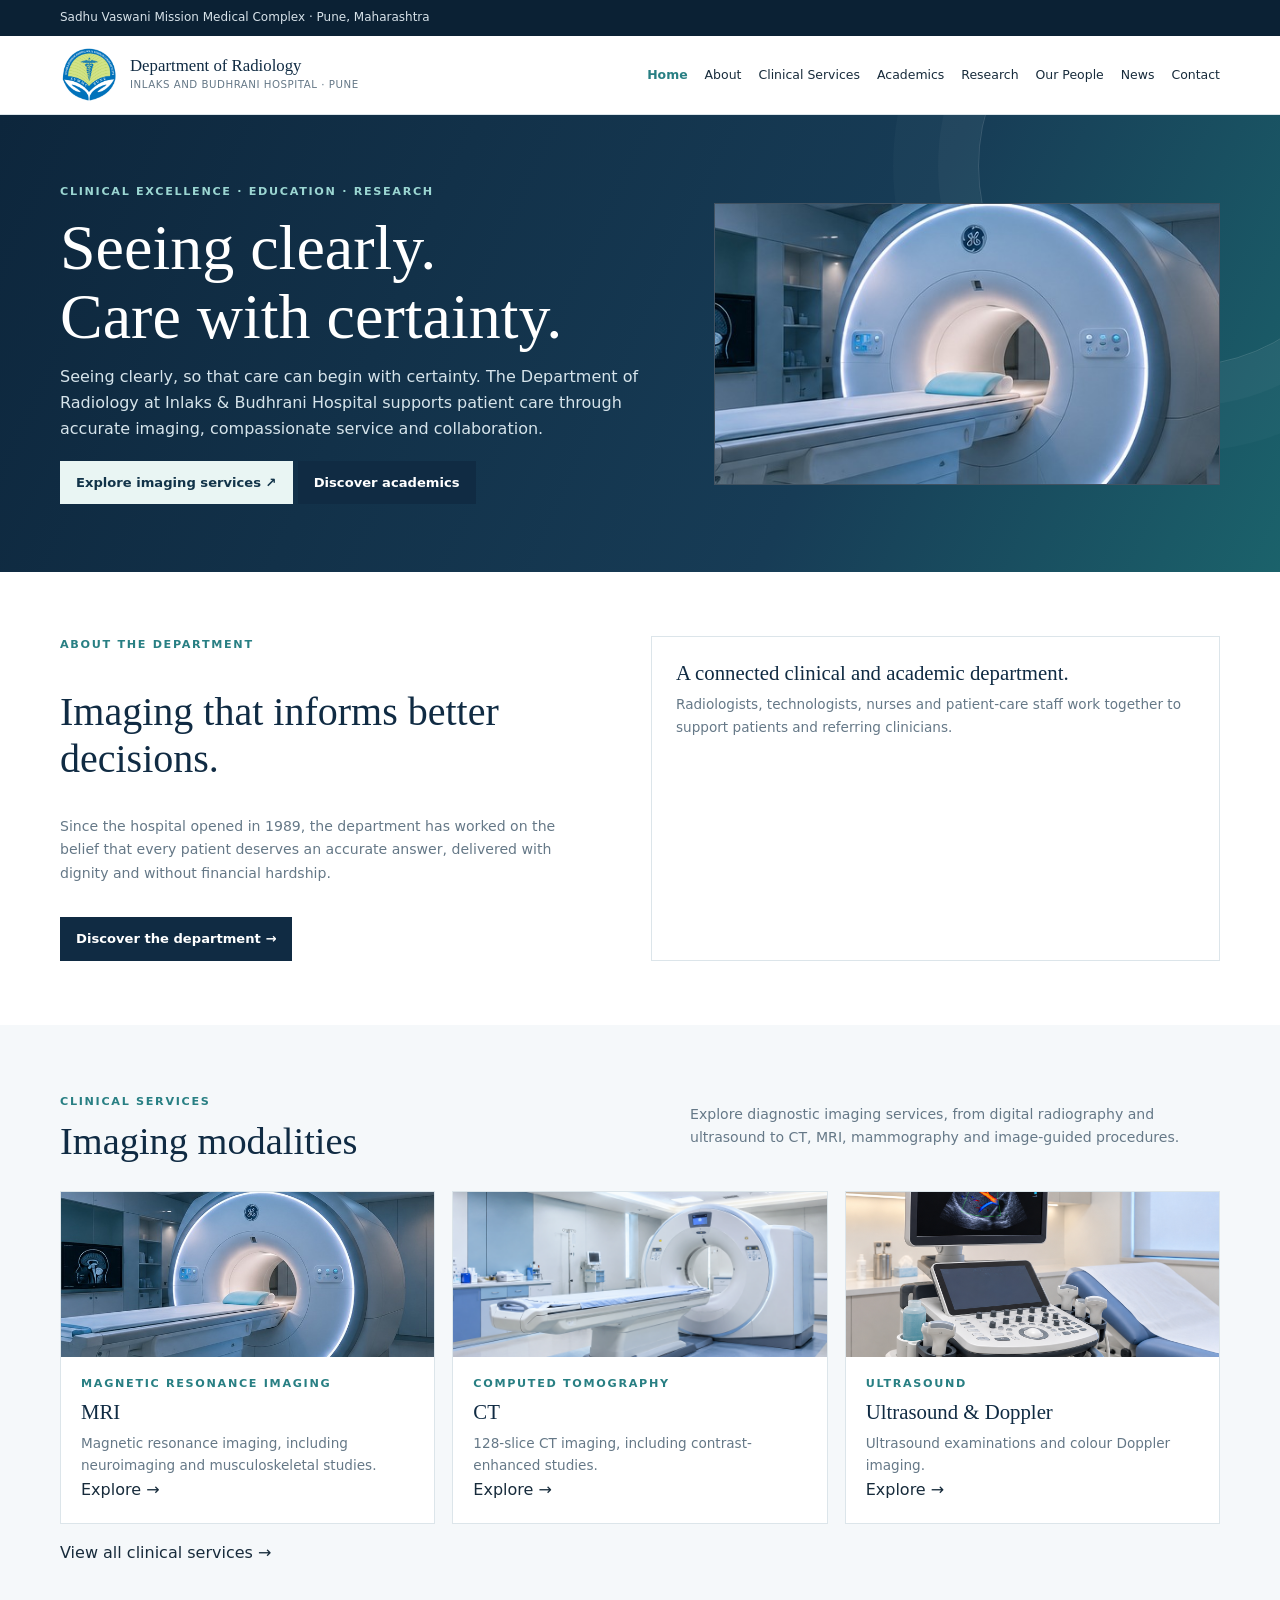
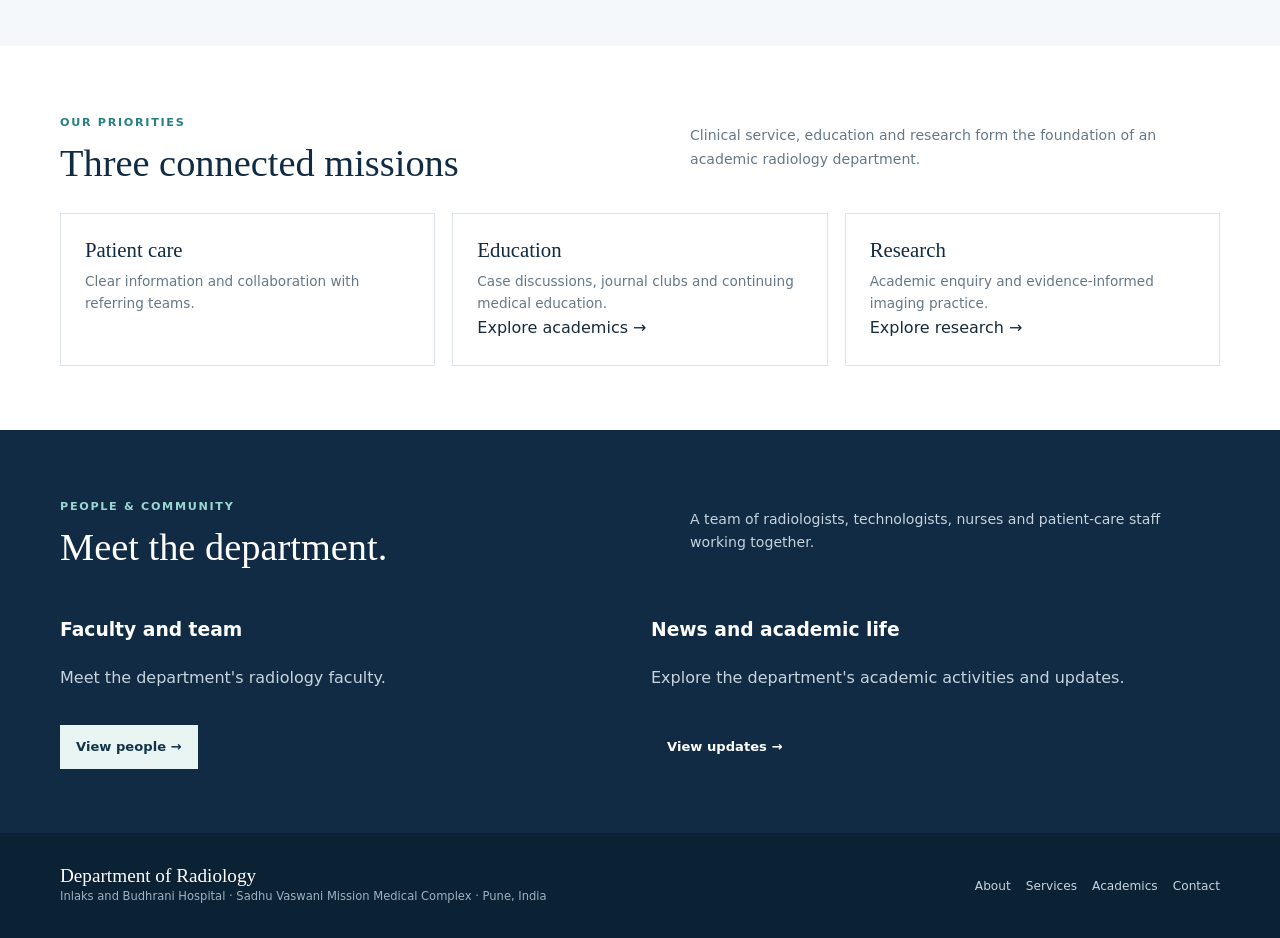
<file: index.html>
<!doctype html><html lang="en"><head><meta charset="utf-8"><meta name="viewport" content="width=device-width,initial-scale=1"><meta name="theme-color" content="#102b43"><meta name="description" content="Department of Radiology, Inlaks and Budhrani Hospital, Pune."><title>Home | Department of Radiology</title><link rel="stylesheet" href="assets/css/site.css"></head><body><div class="top"><div class="wrap">Sadhu Vaswani Mission Medical Complex · Pune, Maharashtra</div></div>
<header class="head"><div class="wrap navrow"><a class="brand" href="index.html"><img class="brand-logo" src="assets/images/hospital-logo.png" alt="Inlaks and Budhrani Hospital logo"><span><strong>Department of Radiology</strong><small>Inlaks and Budhrani Hospital · Pune</small></span></a><button class="menu" aria-expanded="false">Menu ☰</button><nav class="nav"><a class="active" href="index.html">Home</a><a class="" href="about.html">About</a><a class="" href="services.html">Clinical Services</a><a class="" href="academics.html">Academics</a><a class="" href="research.html">Research</a><a class="" href="faculty.html">Our People</a><a class="" href="news.html">News</a><a class="" href="contact.html">Contact</a></nav></div></header><main>
<section class="hero"><div class="wrap homehero"><div><div class="eyebrow">Clinical excellence · Education · Research</div><h1>Seeing clearly.<br>Care with certainty.</h1><p>Seeing clearly, so that care can begin with certainty. The Department of Radiology at Inlaks & Budhrani Hospital supports patient care through accurate imaging, compassionate service and collaboration.</p><a class="btn light" href="services.html">Explore imaging services ↗</a> <a class="btn" href="academics.html">Discover academics</a></div><div class="hero-imaging"><img src="assets/images/mri-suite.jpg" alt="MRI scanner in a radiology suite"></div></div></section>
<section><div class="wrap grid2"><div><div class="eyebrow">About the department</div><h2 style="font:2.5rem var(--serif);color:var(--navy)">Imaging that informs better decisions.</h2><p class="muted">Since the hospital opened in 1989, the department has worked on the belief that every patient deserves an accurate answer, delivered with dignity and without financial hardship.</p><a class="btn" href="about.html">Discover the department →</a></div><div class="panel"><h3>A connected clinical and academic department.</h3><p>Radiologists, technologists, nurses and patient-care staff work together to support patients and referring clinicians.</p></div></div></section>
<section class="soft"><div class="wrap"><div class="sectionhead"><div><div class="eyebrow">Clinical services</div><h2>Imaging modalities</h2></div><p>Explore diagnostic imaging services, from digital radiography and ultrasound to CT, MRI, mammography and image-guided procedures.</p></div><div class="grid3">
<article class="card image-card"><img src="assets/images/mri-suite.jpg" alt="MRI scanner in a radiology suite"><div class="eyebrow">Magnetic resonance imaging</div><h3>MRI</h3><p>Magnetic resonance imaging, including neuroimaging and musculoskeletal studies.</p><a href="services.html#mri">Explore →</a></article>
<article class="card image-card"><img src="assets/images/ct-suite.png" alt="CT scanner in a radiology suite"><div class="eyebrow">Computed tomography</div><h3>CT</h3><p>128-slice CT imaging, including contrast-enhanced studies.</p><a href="services.html#ct">Explore →</a></article>
<article class="card image-card"><img src="assets/images/ultrasound-suite.png" alt="Ultrasound machine with colour Doppler imaging"><div class="eyebrow">Ultrasound</div><h3>Ultrasound & Doppler</h3><p>Ultrasound examinations and colour Doppler imaging.</p><a href="services.html#ultrasound">Explore →</a></article>
</div><p><a href="services.html">View all clinical services →</a></p></div></section>
<section><div class="wrap"><div class="sectionhead"><div><div class="eyebrow">Our priorities</div><h2>Three connected missions</h2></div><p>Clinical service, education and research form the foundation of an academic radiology department.</p></div><div class="grid3"><article class="card"><h3>Patient care</h3><p>Clear information and collaboration with referring teams.</p></article><article class="card"><h3>Education</h3><p>Case discussions, journal clubs and continuing medical education.</p><a href="academics.html">Explore academics →</a></article><article class="card"><h3>Research</h3><p>Academic enquiry and evidence-informed imaging practice.</p><a href="research.html">Explore research →</a></article></div></div></section>
<section class="dark"><div class="wrap"><div class="sectionhead"><div><div class="eyebrow">People & community</div><h2>Meet the department.</h2></div><p>A team of radiologists, technologists, nurses and patient-care staff working together.</p></div><div class="grid2"><div><h3>Faculty and team</h3><p>Meet the department's radiology faculty.</p><a class="btn light" href="faculty.html">View people →</a></div><div><h3>News and academic life</h3><p>Explore the department's academic activities and updates.</p><a class="btn" href="news.html">View updates →</a></div></div></div></section></main><footer class="footer"><div class="wrap footrow"><div><div class="footbrand">Department of Radiology</div><div class="footnote">Inlaks and Budhrani Hospital · Sadhu Vaswani Mission Medical Complex · Pune, India</div></div><div class="footlinks"><a href="about.html">About</a><a href="services.html">Services</a><a href="academics.html">Academics</a><a href="contact.html">Contact</a></div></div></footer><script src="assets/js/site.js"></script></body></html>
</file>
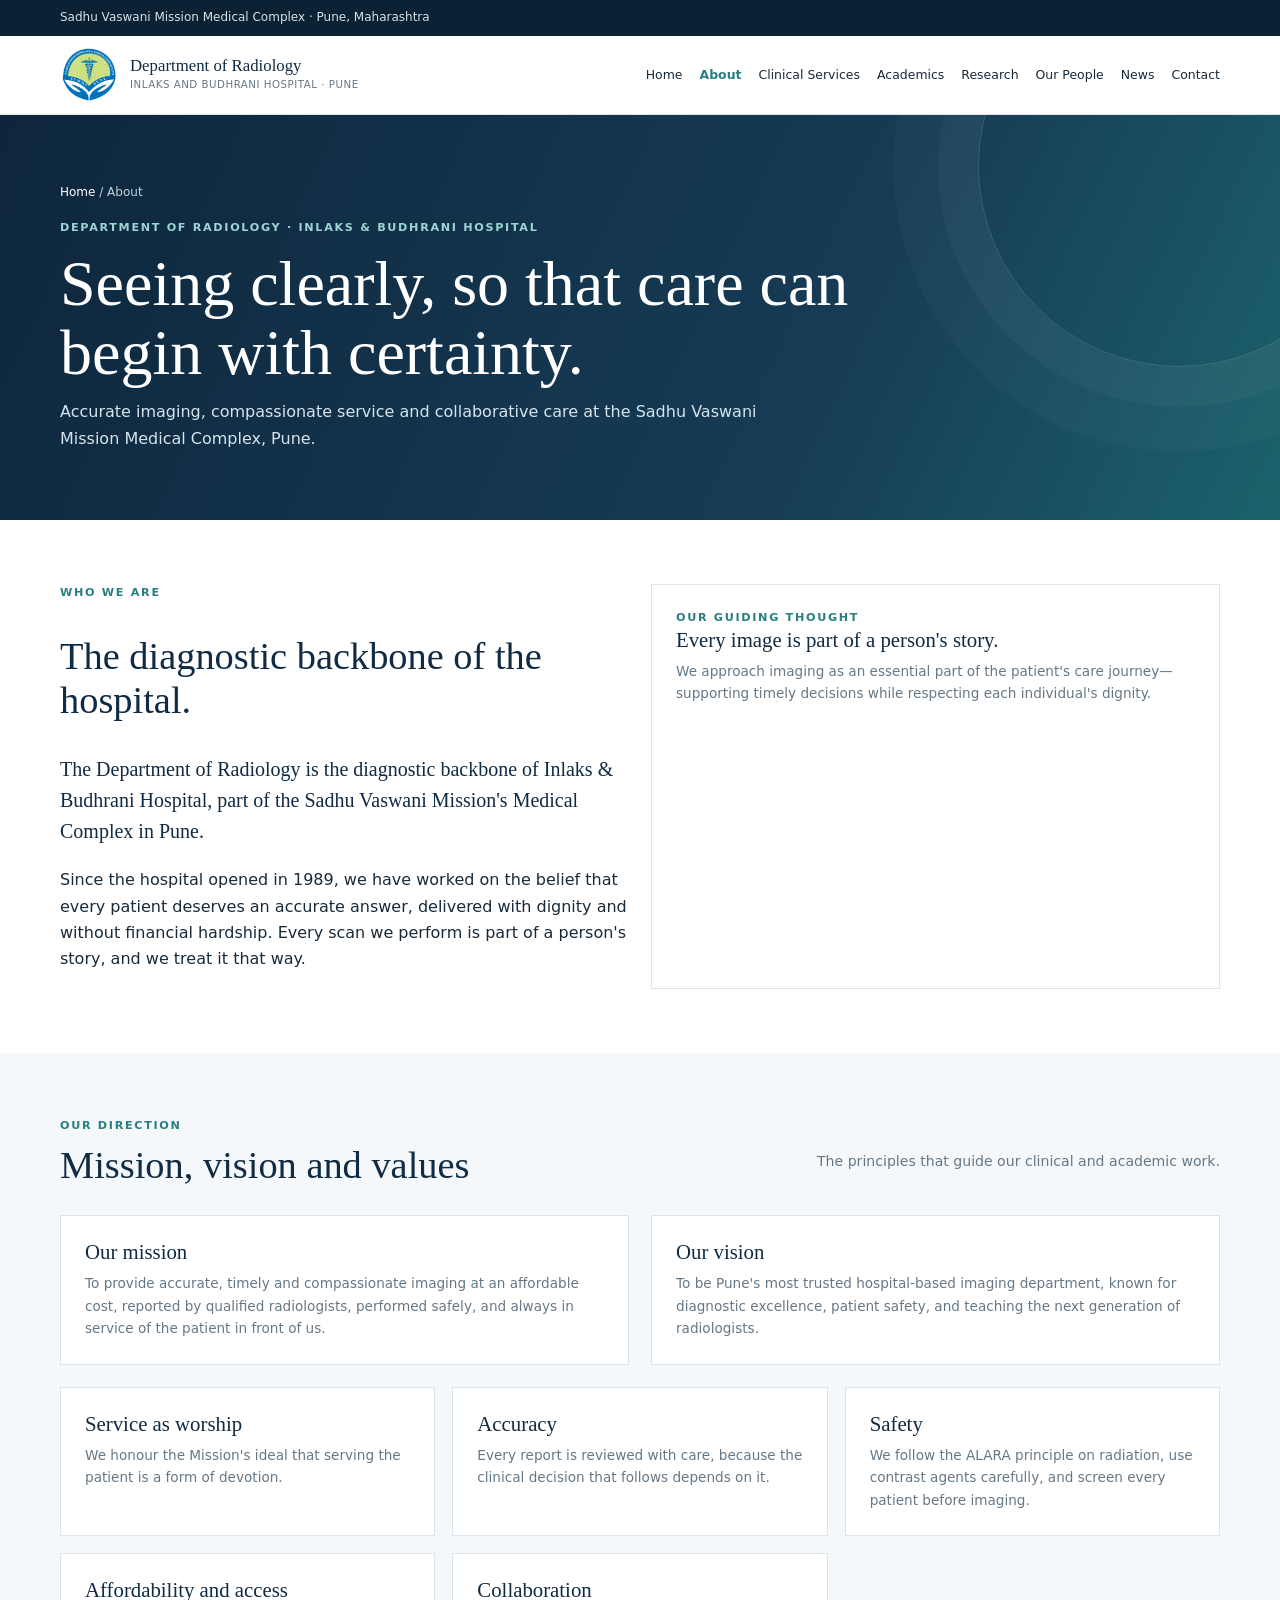
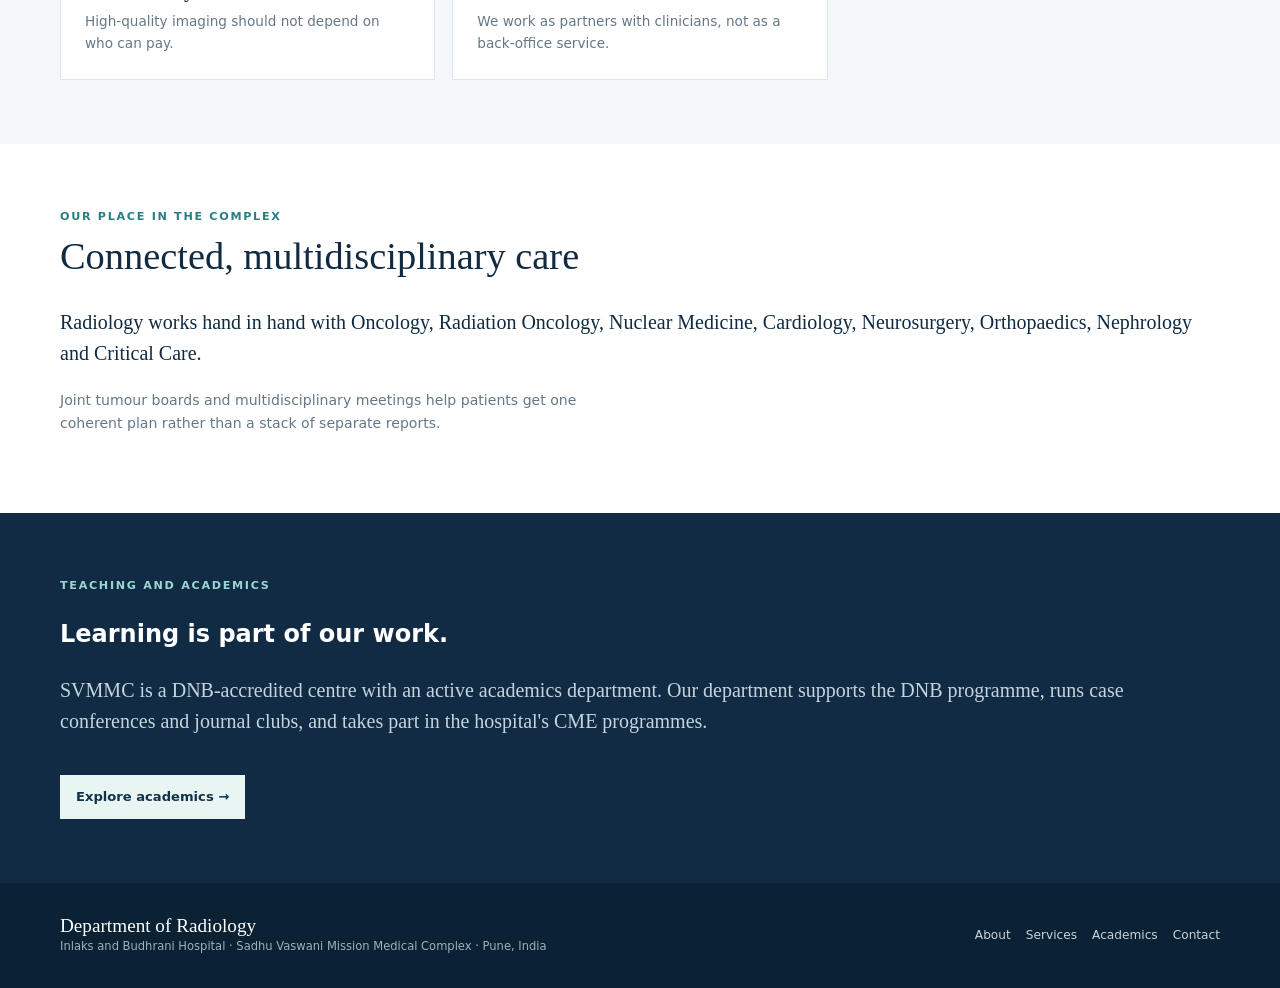
<file: about.html>
<!doctype html><html lang="en"><head><meta charset="utf-8"><meta name="viewport" content="width=device-width,initial-scale=1"><meta name="theme-color" content="#102b43"><meta name="description" content="Department of Radiology, Inlaks and Budhrani Hospital, Pune."><title>About | Department of Radiology</title><link rel="stylesheet" href="assets/css/site.css"></head><body><div class="top"><div class="wrap">Sadhu Vaswani Mission Medical Complex · Pune, Maharashtra</div></div>
<header class="head"><div class="wrap navrow"><a class="brand" href="index.html"><img class="brand-logo" src="assets/images/hospital-logo.png" alt="Inlaks and Budhrani Hospital logo"><span><strong>Department of Radiology</strong><small>Inlaks and Budhrani Hospital · Pune</small></span></a><button class="menu" aria-expanded="false">Menu ☰</button><nav class="nav"><a class="" href="index.html">Home</a><a class="active" href="about.html">About</a><a class="" href="services.html">Clinical Services</a><a class="" href="academics.html">Academics</a><a class="" href="research.html">Research</a><a class="" href="faculty.html">Our People</a><a class="" href="news.html">News</a><a class="" href="contact.html">Contact</a></nav></div></header><section class="hero"><div class="wrap"><div class="crumb"><a href="index.html">Home</a> / About</div><div class="eyebrow">Department of Radiology · Inlaks & Budhrani Hospital</div><h1>Seeing clearly, so that care can begin with certainty.</h1><p>Accurate imaging, compassionate service and collaborative care at the Sadhu Vaswani Mission Medical Complex, Pune.</p></div></section>
<main><section><div class="wrap grid2"><div><div class="eyebrow">Who we are</div><h2 style="font:400 2.4rem var(--serif);color:var(--navy)">The diagnostic backbone of the hospital.</h2><p class="lead">The Department of Radiology is the diagnostic backbone of Inlaks & Budhrani Hospital, part of the Sadhu Vaswani Mission's Medical Complex in Pune.</p><p>Since the hospital opened in 1989, we have worked on the belief that every patient deserves an accurate answer, delivered with dignity and without financial hardship. Every scan we perform is part of a person's story, and we treat it that way.</p></div><div class="panel"><div class="eyebrow">Our guiding thought</div><h3>Every image is part of a person's story.</h3><p>We approach imaging as an essential part of the patient's care journey—supporting timely decisions while respecting each individual's dignity.</p></div></div></section>
<section class="soft"><div class="wrap"><div class="sectionhead"><div><div class="eyebrow">Our direction</div><h2>Mission, vision and values</h2></div><p>The principles that guide our clinical and academic work.</p></div><div class="grid2"><article class="card"><h3>Our mission</h3><p>To provide accurate, timely and compassionate imaging at an affordable cost, reported by qualified radiologists, performed safely, and always in service of the patient in front of us.</p></article><article class="card"><h3>Our vision</h3><p>To be Pune's most trusted hospital-based imaging department, known for diagnostic excellence, patient safety, and teaching the next generation of radiologists.</p></article></div><div class="grid3" style="margin-top:22px"><article class="card"><h3>Service as worship</h3><p>We honour the Mission's ideal that serving the patient is a form of devotion.</p></article><article class="card"><h3>Accuracy</h3><p>Every report is reviewed with care, because the clinical decision that follows depends on it.</p></article><article class="card"><h3>Safety</h3><p>We follow the ALARA principle on radiation, use contrast agents carefully, and screen every patient before imaging.</p></article><article class="card"><h3>Affordability and access</h3><p>High-quality imaging should not depend on who can pay.</p></article><article class="card"><h3>Collaboration</h3><p>We work as partners with clinicians, not as a back-office service.</p></article></div></div></section>
<section><div class="wrap"><div class="sectionhead"><div><div class="eyebrow">Our place in the complex</div><h2>Connected, multidisciplinary care</h2></div></div><p class="lead">Radiology works hand in hand with Oncology, Radiation Oncology, Nuclear Medicine, Cardiology, Neurosurgery, Orthopaedics, Nephrology and Critical Care.</p><p class="muted">Joint tumour boards and multidisciplinary meetings help patients get one coherent plan rather than a stack of separate reports.</p></div></section>
<section class="dark"><div class="wrap"><div class="eyebrow">Teaching and academics</div><h2>Learning is part of our work.</h2><p class="lead">SVMMC is a DNB-accredited centre with an active academics department. Our department supports the DNB programme, runs case conferences and journal clubs, and takes part in the hospital's CME programmes.</p><a class="btn light" href="academics.html">Explore academics →</a></div></section></main><footer class="footer"><div class="wrap footrow"><div><div class="footbrand">Department of Radiology</div><div class="footnote">Inlaks and Budhrani Hospital · Sadhu Vaswani Mission Medical Complex · Pune, India</div></div><div class="footlinks"><a href="about.html">About</a><a href="services.html">Services</a><a href="academics.html">Academics</a><a href="contact.html">Contact</a></div></div></footer><script src="assets/js/site.js"></script></body></html>
</file>
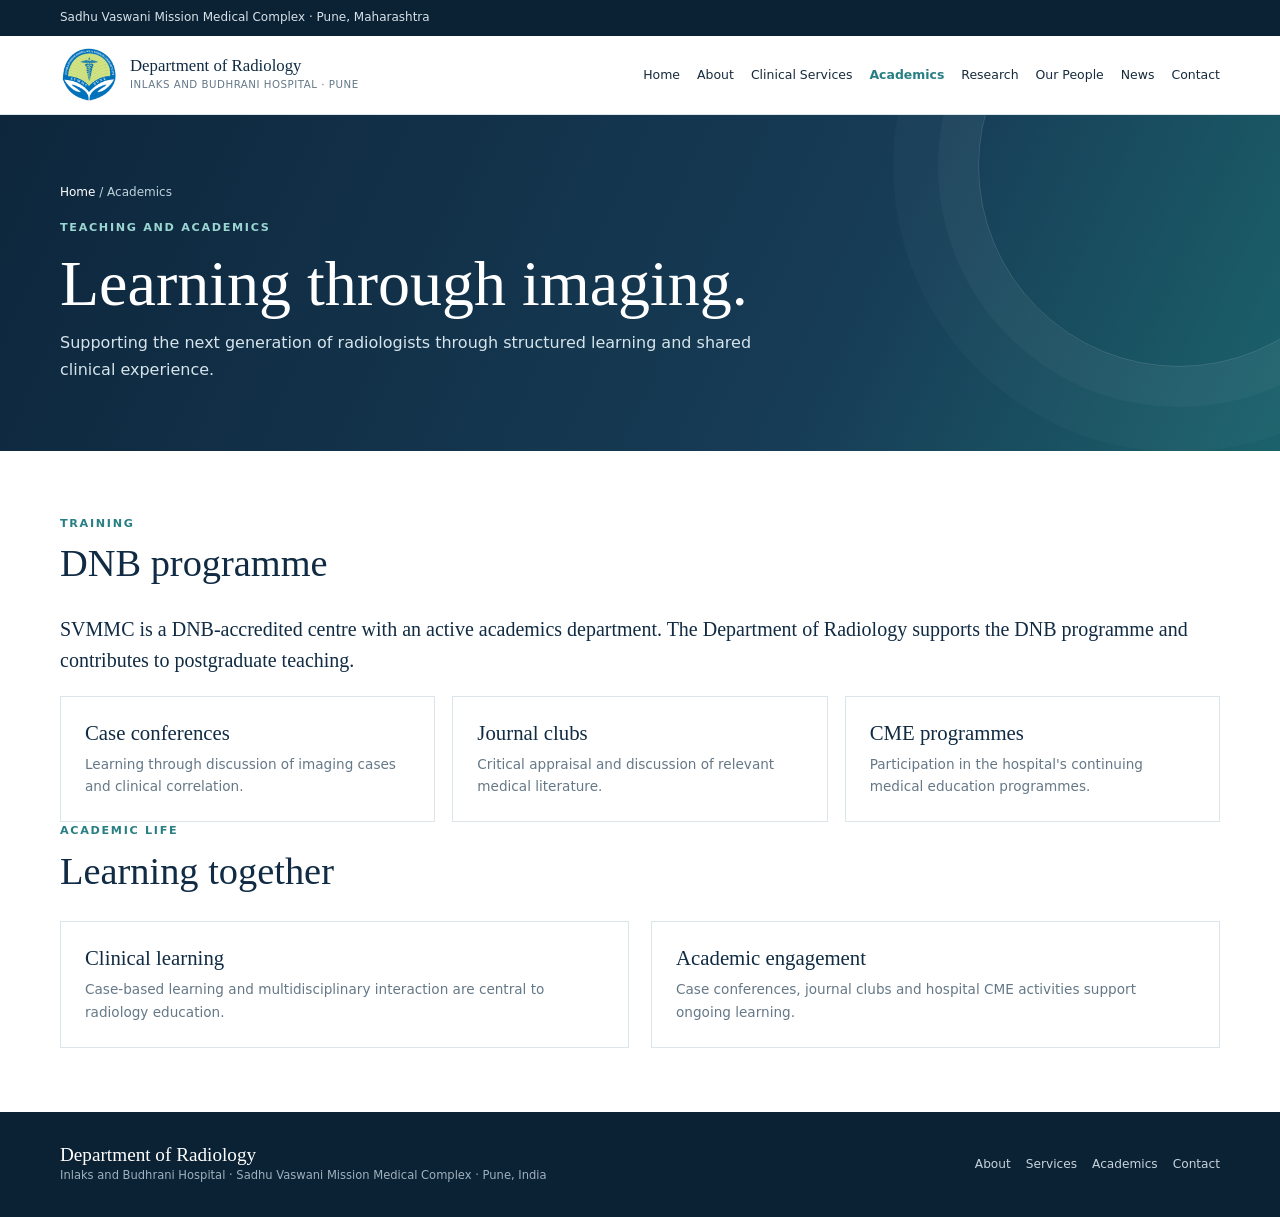
<file: academics.html>
<!doctype html><html lang="en"><head><meta charset="utf-8"><meta name="viewport" content="width=device-width,initial-scale=1"><meta name="theme-color" content="#102b43"><meta name="description" content="Department of Radiology, Inlaks and Budhrani Hospital, Pune."><title>Academics | Department of Radiology</title><link rel="stylesheet" href="assets/css/site.css"></head><body><div class="top"><div class="wrap">Sadhu Vaswani Mission Medical Complex · Pune, Maharashtra</div></div>
<header class="head"><div class="wrap navrow"><a class="brand" href="index.html"><img class="brand-logo" src="assets/images/hospital-logo.png" alt="Inlaks and Budhrani Hospital logo"><span><strong>Department of Radiology</strong><small>Inlaks and Budhrani Hospital · Pune</small></span></a><button class="menu" aria-expanded="false">Menu ☰</button><nav class="nav"><a class="" href="index.html">Home</a><a class="" href="about.html">About</a><a class="" href="services.html">Clinical Services</a><a class="active" href="academics.html">Academics</a><a class="" href="research.html">Research</a><a class="" href="faculty.html">Our People</a><a class="" href="news.html">News</a><a class="" href="contact.html">Contact</a></nav></div></header><section class="hero"><div class="wrap"><div class="crumb"><a href="index.html">Home</a> / Academics</div><div class="eyebrow">Teaching and academics</div><h1>Learning through imaging.</h1><p>Supporting the next generation of radiologists through structured learning and shared clinical experience.</p></div></section>
<main><section><div class="wrap"><div class="sectionhead"><div><div class="eyebrow">Training</div><h2>DNB programme</h2></div></div><p class="lead">SVMMC is a DNB-accredited centre with an active academics department. The Department of Radiology supports the DNB programme and contributes to postgraduate teaching.</p><div class="grid3"><article class="card"><h3>Case conferences</h3><p>Learning through discussion of imaging cases and clinical correlation.</p></article><article class="card"><h3>Journal clubs</h3><p>Critical appraisal and discussion of relevant medical literature.</p></article><article class="card"><h3>CME programmes</h3><p>Participation in the hospital's continuing medical education programmes.</p></article></div><div class="sectionhead"><div><div class="eyebrow">Academic life</div><h2>Learning together</h2></div></div><div class="grid2"><div class="panel"><h3>Clinical learning</h3><p>Case-based learning and multidisciplinary interaction are central to radiology education.</p></div><div class="panel"><h3>Academic engagement</h3><p>Case conferences, journal clubs and hospital CME activities support ongoing learning.</p></div></div></div></section></main><footer class="footer"><div class="wrap footrow"><div><div class="footbrand">Department of Radiology</div><div class="footnote">Inlaks and Budhrani Hospital · Sadhu Vaswani Mission Medical Complex · Pune, India</div></div><div class="footlinks"><a href="about.html">About</a><a href="services.html">Services</a><a href="academics.html">Academics</a><a href="contact.html">Contact</a></div></div></footer><script src="assets/js/site.js"></script></body></html>
</file>
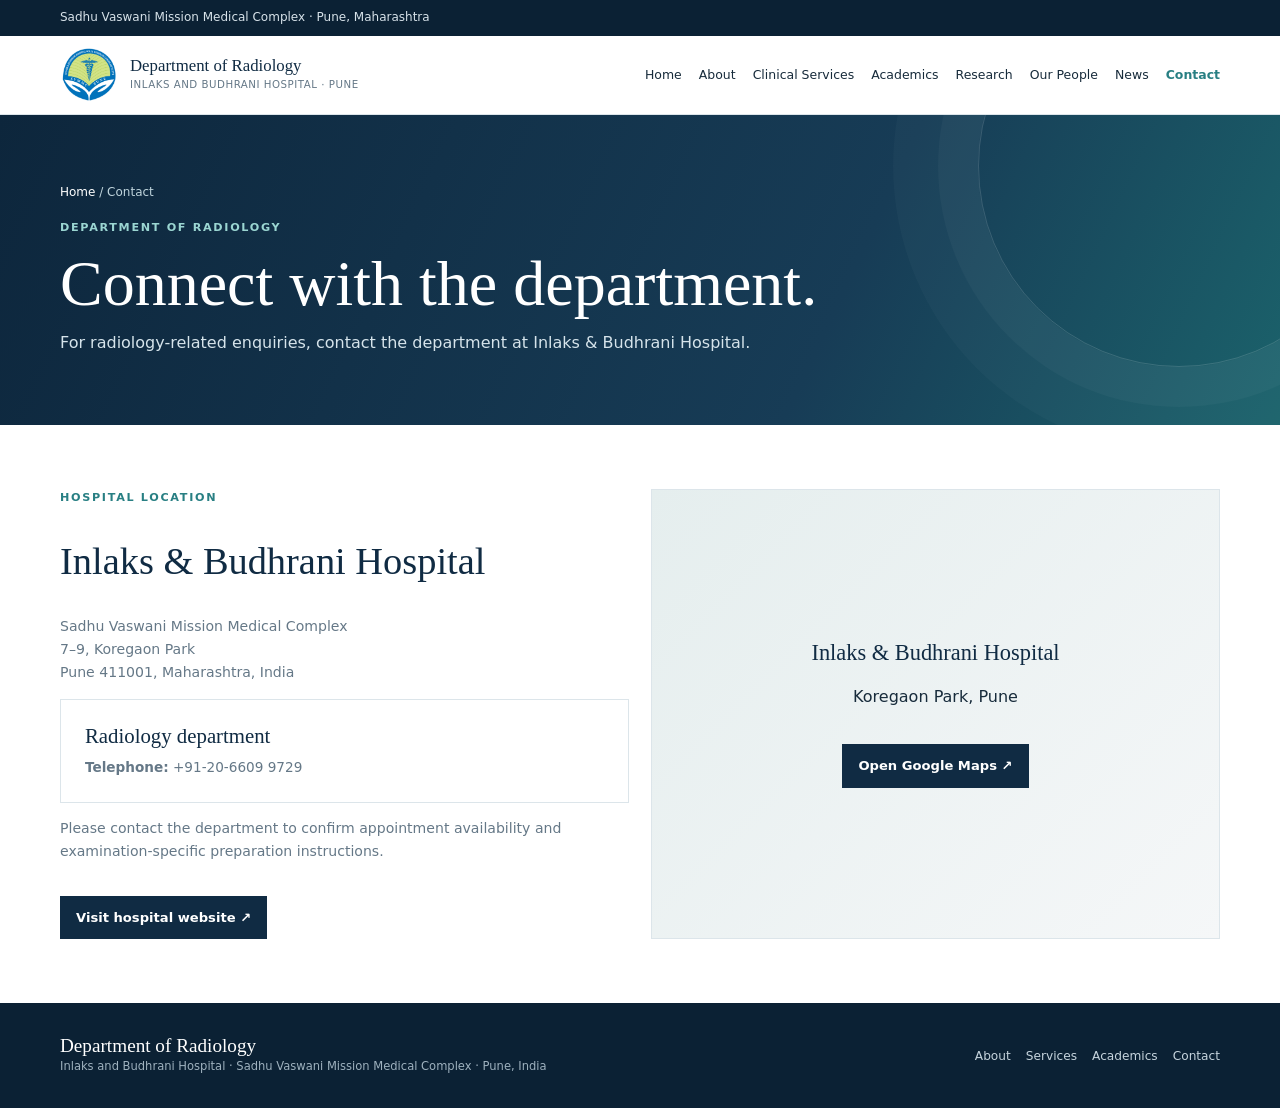
<file: contact.html>
<!doctype html><html lang="en"><head><meta charset="utf-8"><meta name="viewport" content="width=device-width,initial-scale=1"><meta name="theme-color" content="#102b43"><meta name="description" content="Department of Radiology, Inlaks and Budhrani Hospital, Pune."><title>Contact | Department of Radiology</title><link rel="stylesheet" href="assets/css/site.css"></head><body><div class="top"><div class="wrap">Sadhu Vaswani Mission Medical Complex · Pune, Maharashtra</div></div>
<header class="head"><div class="wrap navrow"><a class="brand" href="index.html"><img class="brand-logo" src="assets/images/hospital-logo.png" alt="Inlaks and Budhrani Hospital logo"><span><strong>Department of Radiology</strong><small>Inlaks and Budhrani Hospital · Pune</small></span></a><button class="menu" aria-expanded="false">Menu ☰</button><nav class="nav"><a class="" href="index.html">Home</a><a class="" href="about.html">About</a><a class="" href="services.html">Clinical Services</a><a class="" href="academics.html">Academics</a><a class="" href="research.html">Research</a><a class="" href="faculty.html">Our People</a><a class="" href="news.html">News</a><a class="active" href="contact.html">Contact</a></nav></div></header><section class="hero"><div class="wrap"><div class="crumb"><a href="index.html">Home</a> / Contact</div><div class="eyebrow">Department of Radiology</div><h1>Connect with the department.</h1><p>For radiology-related enquiries, contact the department at Inlaks & Budhrani Hospital.</p></div></section>
<main><section><div class="wrap grid2"><div><div class="eyebrow">Hospital location</div><h2 style="font:400 2.4rem var(--serif);color:var(--navy)">Inlaks & Budhrani Hospital</h2><p class="muted">Sadhu Vaswani Mission Medical Complex<br>7–9, Koregaon Park<br>Pune 411001, Maharashtra, India</p><div class="panel"><h3>Radiology department</h3><p><strong>Telephone:</strong> <a href="tel:+912066099729">+91-20-6609 9729</a></p></div><p class="muted">Please contact the department to confirm appointment availability and examination-specific preparation instructions.</p><a class="btn" href="https://svmmc.org/" target="_blank" rel="noopener">Visit hospital website ↗</a></div><div class="map"><div><strong>Inlaks & Budhrani Hospital</strong><p>Koregaon Park, Pune</p><a class="btn" href="https://www.google.com/maps/search/?api=1&query=Inlaks+and+Budhrani+Hospital+7-9+Koregaon+Park+Pune" target="_blank" rel="noopener">Open Google Maps ↗</a></div></div></div></section></main><footer class="footer"><div class="wrap footrow"><div><div class="footbrand">Department of Radiology</div><div class="footnote">Inlaks and Budhrani Hospital · Sadhu Vaswani Mission Medical Complex · Pune, India</div></div><div class="footlinks"><a href="about.html">About</a><a href="services.html">Services</a><a href="academics.html">Academics</a><a href="contact.html">Contact</a></div></div></footer><script src="assets/js/site.js"></script></body></html>
</file>
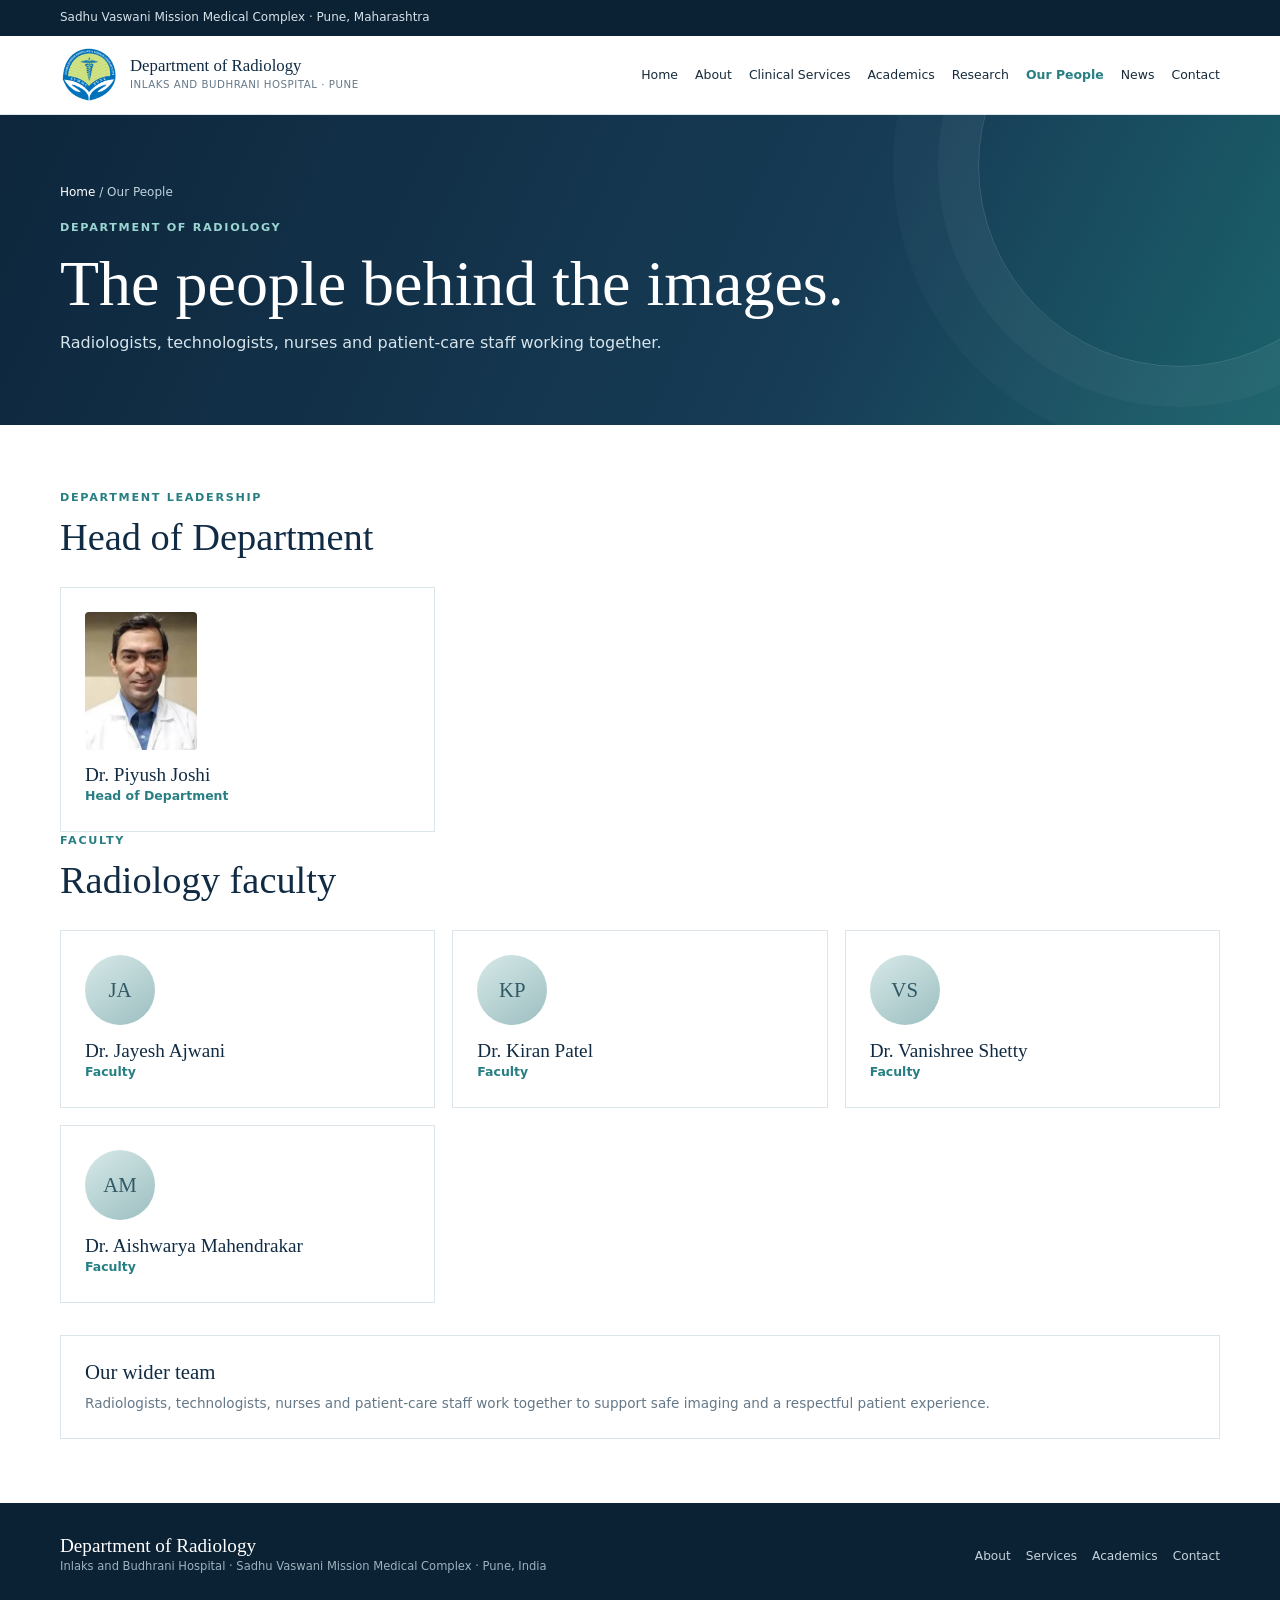
<file: faculty.html>
<!doctype html><html lang="en"><head><meta charset="utf-8"><meta name="viewport" content="width=device-width,initial-scale=1"><meta name="theme-color" content="#102b43"><meta name="description" content="Department of Radiology, Inlaks and Budhrani Hospital, Pune."><title>Our People | Department of Radiology</title><link rel="stylesheet" href="assets/css/site.css"></head><body><div class="top"><div class="wrap">Sadhu Vaswani Mission Medical Complex · Pune, Maharashtra</div></div>
<header class="head"><div class="wrap navrow"><a class="brand" href="index.html"><img class="brand-logo" src="assets/images/hospital-logo.png" alt="Inlaks and Budhrani Hospital logo"><span><strong>Department of Radiology</strong><small>Inlaks and Budhrani Hospital · Pune</small></span></a><button class="menu" aria-expanded="false">Menu ☰</button><nav class="nav"><a class="" href="index.html">Home</a><a class="" href="about.html">About</a><a class="" href="services.html">Clinical Services</a><a class="" href="academics.html">Academics</a><a class="" href="research.html">Research</a><a class="active" href="faculty.html">Our People</a><a class="" href="news.html">News</a><a class="" href="contact.html">Contact</a></nav></div></header><section class="hero"><div class="wrap"><div class="crumb"><a href="index.html">Home</a> / Our People</div><div class="eyebrow">Department of Radiology</div><h1>The people behind the images.</h1><p>Radiologists, technologists, nurses and patient-care staff working together.</p></div></section>
<main><section><div class="wrap"><div class="sectionhead"><div><div class="eyebrow">Department leadership</div><h2>Head of Department</h2></div></div><div class="grid3"><article class="profile"><img class="profile-photo" src="assets/images/dr-piyush-joshi.webp" alt="Dr. Piyush Joshi, Head of Department"><h3>Dr. Piyush Joshi</h3><div class="role">Head of Department</div></article></div><div class="sectionhead"><div><div class="eyebrow">Faculty</div><h2>Radiology faculty</h2></div></div><div class="grid3"><article class="profile"><div class="avatar">JA</div><h3>Dr. Jayesh Ajwani</h3><div class="role">Faculty</div></article><article class="profile"><div class="avatar">KP</div><h3>Dr. Kiran Patel</h3><div class="role">Faculty</div></article><article class="profile"><div class="avatar">VS</div><h3>Dr. Vanishree Shetty</h3><div class="role">Faculty</div></article><article class="profile"><div class="avatar">AM</div><h3>Dr. Aishwarya Mahendrakar</h3><div class="role">Faculty</div></article></div><div class="panel" style="margin-top:32px"><h3>Our wider team</h3><p>Radiologists, technologists, nurses and patient-care staff work together to support safe imaging and a respectful patient experience.</p></div></div></section></main><footer class="footer"><div class="wrap footrow"><div><div class="footbrand">Department of Radiology</div><div class="footnote">Inlaks and Budhrani Hospital · Sadhu Vaswani Mission Medical Complex · Pune, India</div></div><div class="footlinks"><a href="about.html">About</a><a href="services.html">Services</a><a href="academics.html">Academics</a><a href="contact.html">Contact</a></div></div></footer><script src="assets/js/site.js"></script></body></html>
</file>
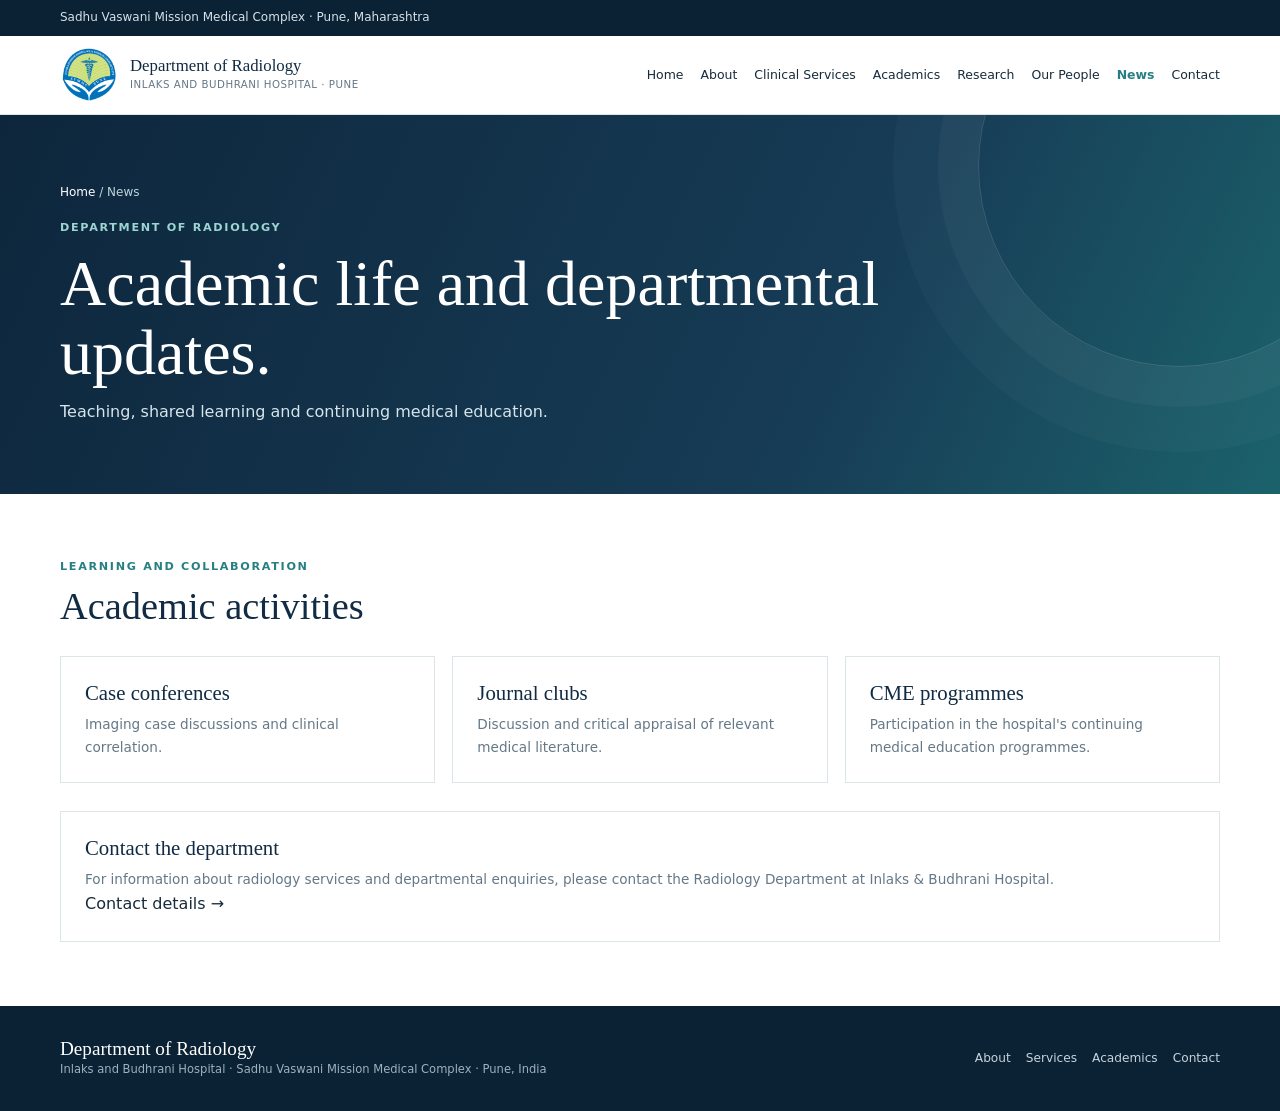
<file: news.html>
<!doctype html><html lang="en"><head><meta charset="utf-8"><meta name="viewport" content="width=device-width,initial-scale=1"><meta name="theme-color" content="#102b43"><meta name="description" content="Department of Radiology, Inlaks and Budhrani Hospital, Pune."><title>News | Department of Radiology</title><link rel="stylesheet" href="assets/css/site.css"></head><body><div class="top"><div class="wrap">Sadhu Vaswani Mission Medical Complex · Pune, Maharashtra</div></div>
<header class="head"><div class="wrap navrow"><a class="brand" href="index.html"><img class="brand-logo" src="assets/images/hospital-logo.png" alt="Inlaks and Budhrani Hospital logo"><span><strong>Department of Radiology</strong><small>Inlaks and Budhrani Hospital · Pune</small></span></a><button class="menu" aria-expanded="false">Menu ☰</button><nav class="nav"><a class="" href="index.html">Home</a><a class="" href="about.html">About</a><a class="" href="services.html">Clinical Services</a><a class="" href="academics.html">Academics</a><a class="" href="research.html">Research</a><a class="" href="faculty.html">Our People</a><a class="active" href="news.html">News</a><a class="" href="contact.html">Contact</a></nav></div></header><section class="hero"><div class="wrap"><div class="crumb"><a href="index.html">Home</a> / News</div><div class="eyebrow">Department of Radiology</div><h1>Academic life and departmental updates.</h1><p>Teaching, shared learning and continuing medical education.</p></div></section>
<main><section><div class="wrap"><div class="sectionhead"><div><div class="eyebrow">Learning and collaboration</div><h2>Academic activities</h2></div></div><div class="grid3"><article class="card"><h3>Case conferences</h3><p>Imaging case discussions and clinical correlation.</p></article><article class="card"><h3>Journal clubs</h3><p>Discussion and critical appraisal of relevant medical literature.</p></article><article class="card"><h3>CME programmes</h3><p>Participation in the hospital's continuing medical education programmes.</p></article></div><div class="panel" style="margin-top:28px"><h3>Contact the department</h3><p>For information about radiology services and departmental enquiries, please contact the Radiology Department at Inlaks & Budhrani Hospital.</p><a href="contact.html">Contact details →</a></div></div></section></main><footer class="footer"><div class="wrap footrow"><div><div class="footbrand">Department of Radiology</div><div class="footnote">Inlaks and Budhrani Hospital · Sadhu Vaswani Mission Medical Complex · Pune, India</div></div><div class="footlinks"><a href="about.html">About</a><a href="services.html">Services</a><a href="academics.html">Academics</a><a href="contact.html">Contact</a></div></div></footer><script src="assets/js/site.js"></script></body></html>
</file>
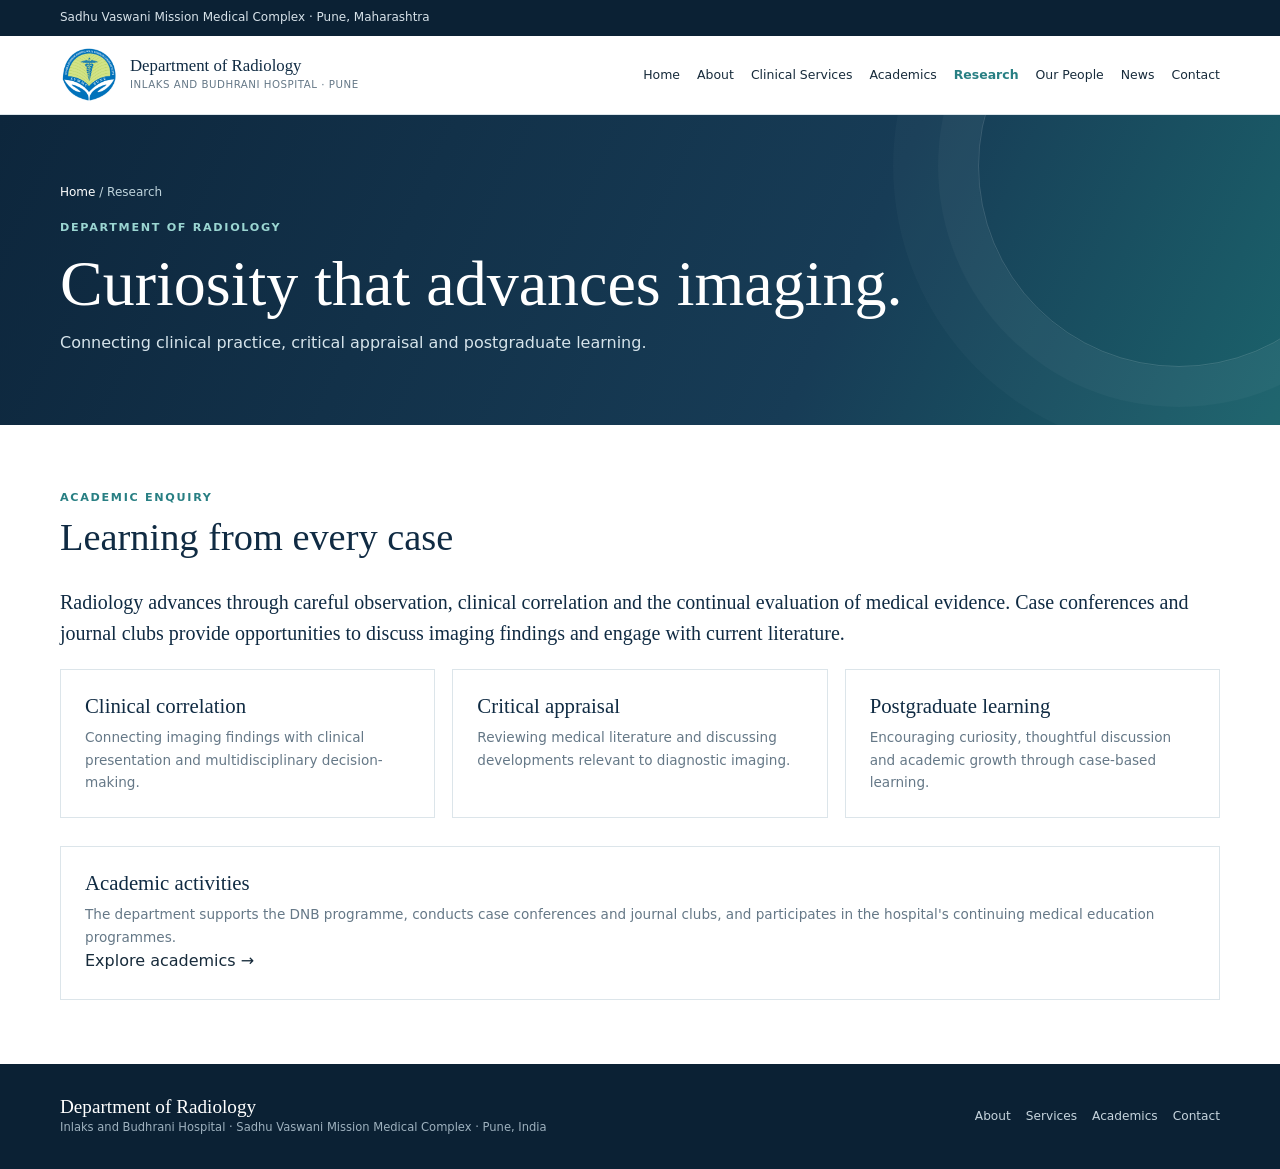
<file: research.html>
<!doctype html><html lang="en"><head><meta charset="utf-8"><meta name="viewport" content="width=device-width,initial-scale=1"><meta name="theme-color" content="#102b43"><meta name="description" content="Department of Radiology, Inlaks and Budhrani Hospital, Pune."><title>Research | Department of Radiology</title><link rel="stylesheet" href="assets/css/site.css"></head><body><div class="top"><div class="wrap">Sadhu Vaswani Mission Medical Complex · Pune, Maharashtra</div></div>
<header class="head"><div class="wrap navrow"><a class="brand" href="index.html"><img class="brand-logo" src="assets/images/hospital-logo.png" alt="Inlaks and Budhrani Hospital logo"><span><strong>Department of Radiology</strong><small>Inlaks and Budhrani Hospital · Pune</small></span></a><button class="menu" aria-expanded="false">Menu ☰</button><nav class="nav"><a class="" href="index.html">Home</a><a class="" href="about.html">About</a><a class="" href="services.html">Clinical Services</a><a class="" href="academics.html">Academics</a><a class="active" href="research.html">Research</a><a class="" href="faculty.html">Our People</a><a class="" href="news.html">News</a><a class="" href="contact.html">Contact</a></nav></div></header><section class="hero"><div class="wrap"><div class="crumb"><a href="index.html">Home</a> / Research</div><div class="eyebrow">Department of Radiology</div><h1>Curiosity that advances imaging.</h1><p>Connecting clinical practice, critical appraisal and postgraduate learning.</p></div></section>
<main><section><div class="wrap"><div class="sectionhead"><div><div class="eyebrow">Academic enquiry</div><h2>Learning from every case</h2></div></div><p class="lead">Radiology advances through careful observation, clinical correlation and the continual evaluation of medical evidence. Case conferences and journal clubs provide opportunities to discuss imaging findings and engage with current literature.</p><div class="grid3"><article class="card"><h3>Clinical correlation</h3><p>Connecting imaging findings with clinical presentation and multidisciplinary decision-making.</p></article><article class="card"><h3>Critical appraisal</h3><p>Reviewing medical literature and discussing developments relevant to diagnostic imaging.</p></article><article class="card"><h3>Postgraduate learning</h3><p>Encouraging curiosity, thoughtful discussion and academic growth through case-based learning.</p></article></div><div class="panel" style="margin-top:28px"><h3>Academic activities</h3><p>The department supports the DNB programme, conducts case conferences and journal clubs, and participates in the hospital's continuing medical education programmes.</p><a href="academics.html">Explore academics →</a></div></div></section></main><footer class="footer"><div class="wrap footrow"><div><div class="footbrand">Department of Radiology</div><div class="footnote">Inlaks and Budhrani Hospital · Sadhu Vaswani Mission Medical Complex · Pune, India</div></div><div class="footlinks"><a href="about.html">About</a><a href="services.html">Services</a><a href="academics.html">Academics</a><a href="contact.html">Contact</a></div></div></footer><script src="assets/js/site.js"></script></body></html>
</file>
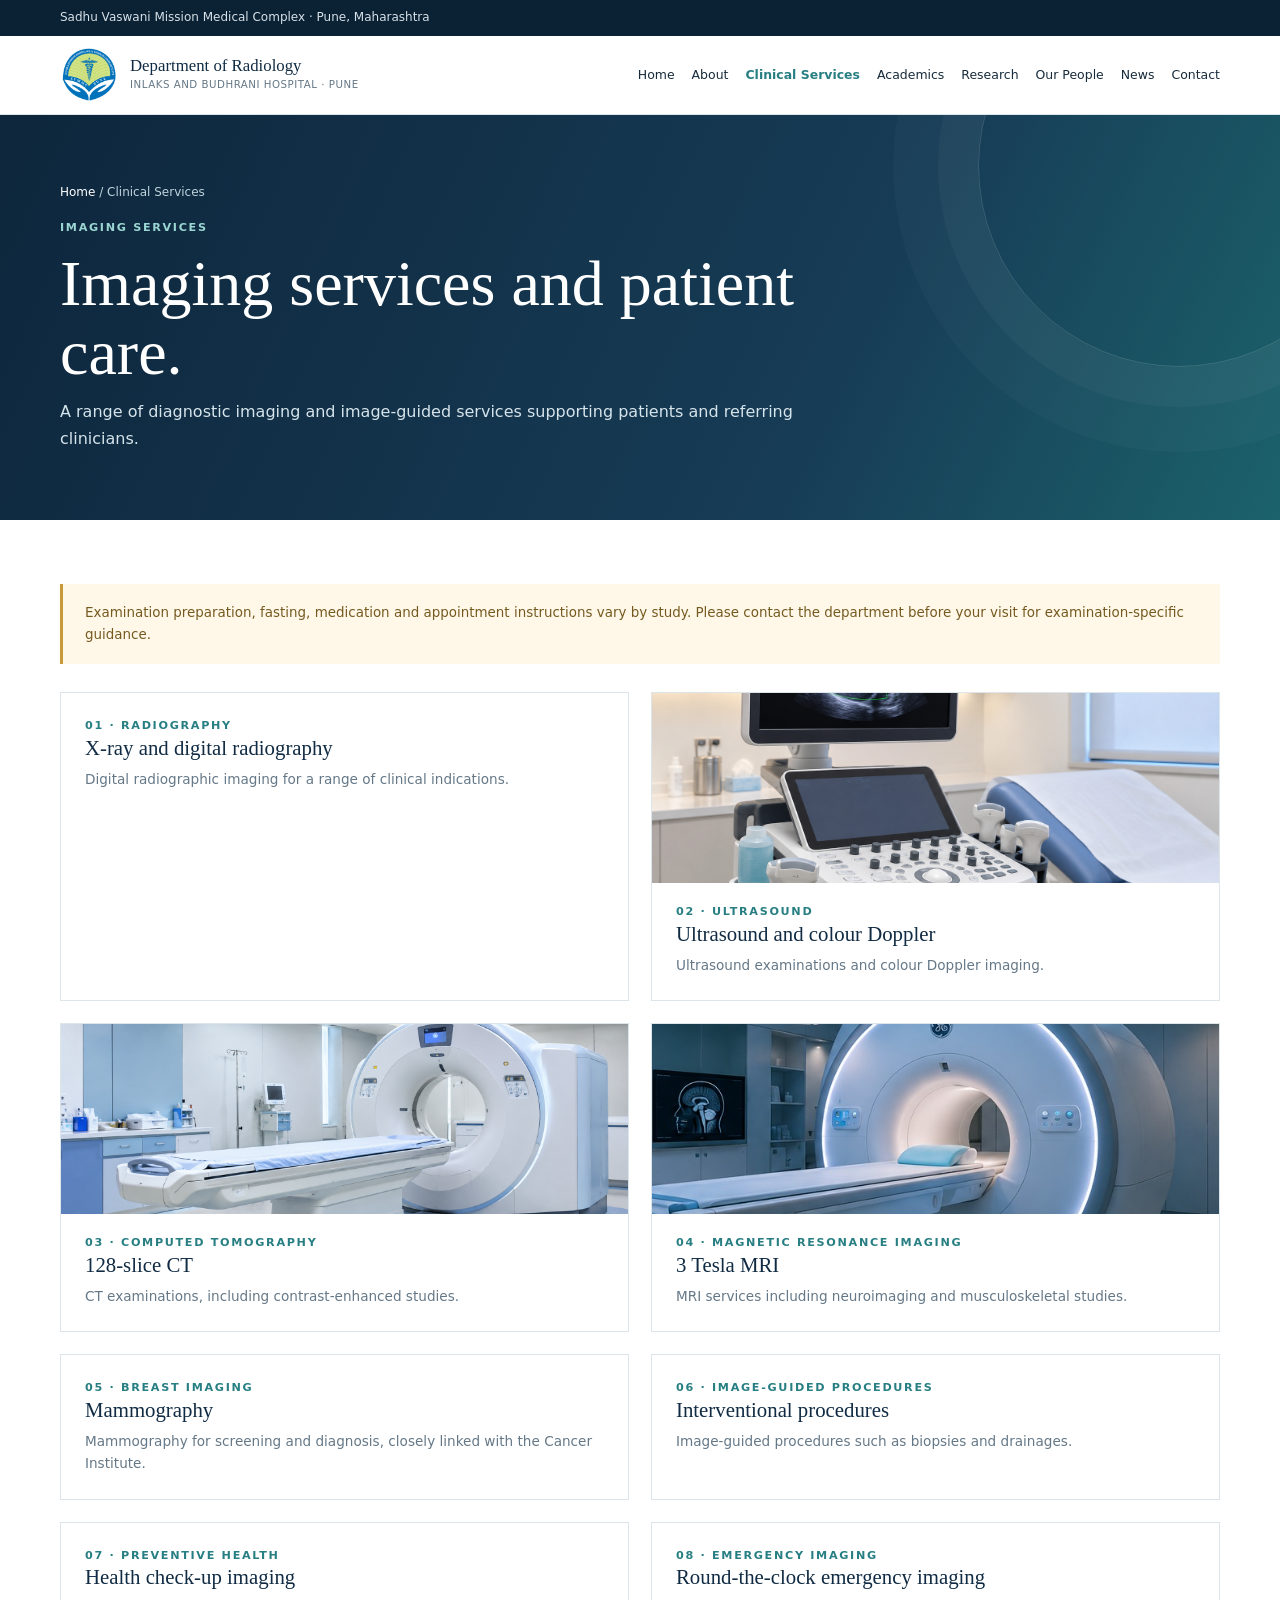
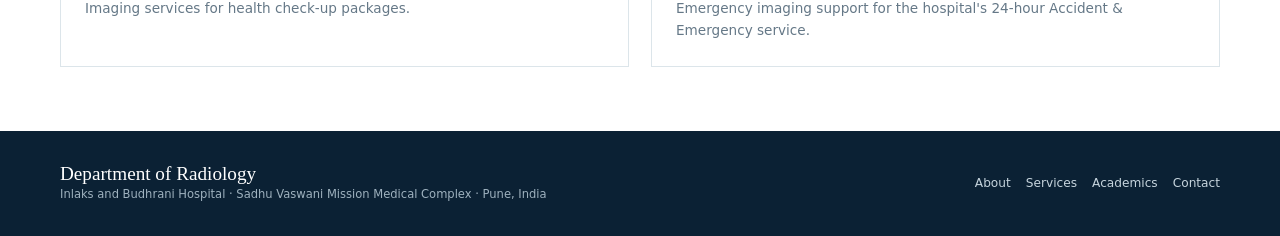
<file: services.html>
<!doctype html><html lang="en"><head><meta charset="utf-8"><meta name="viewport" content="width=device-width,initial-scale=1"><meta name="theme-color" content="#102b43"><meta name="description" content="Department of Radiology, Inlaks and Budhrani Hospital, Pune."><title>Clinical Services | Department of Radiology</title><link rel="stylesheet" href="assets/css/site.css"></head><body><div class="top"><div class="wrap">Sadhu Vaswani Mission Medical Complex · Pune, Maharashtra</div></div>
<header class="head"><div class="wrap navrow"><a class="brand" href="index.html"><img class="brand-logo" src="assets/images/hospital-logo.png" alt="Inlaks and Budhrani Hospital logo"><span><strong>Department of Radiology</strong><small>Inlaks and Budhrani Hospital · Pune</small></span></a><button class="menu" aria-expanded="false">Menu ☰</button><nav class="nav"><a class="" href="index.html">Home</a><a class="" href="about.html">About</a><a class="active" href="services.html">Clinical Services</a><a class="" href="academics.html">Academics</a><a class="" href="research.html">Research</a><a class="" href="faculty.html">Our People</a><a class="" href="news.html">News</a><a class="" href="contact.html">Contact</a></nav></div></header><section class="hero"><div class="wrap"><div class="crumb"><a href="index.html">Home</a> / Clinical Services</div><div class="eyebrow">Imaging services</div><h1>Imaging services and patient care.</h1><p>A range of diagnostic imaging and image-guided services supporting patients and referring clinicians.</p></div></section>
<main><section><div class="wrap"><div class="callout">Examination preparation, fasting, medication and appointment instructions vary by study. Please contact the department before your visit for examination-specific guidance.</div><div class="grid2" style="margin-top:28px">
<article class="panel" id="xray"><div class="eyebrow">01 · Radiography</div><h3>X-ray and digital radiography</h3><p>Digital radiographic imaging for a range of clinical indications.</p></article>
<article class="panel image-panel" id="ultrasound"><img src="assets/images/ultrasound-suite.png" alt="Ultrasound machine with colour Doppler imaging"><div class="eyebrow">02 · Ultrasound</div><h3>Ultrasound and colour Doppler</h3><p>Ultrasound examinations and colour Doppler imaging.</p></article>
<article class="panel image-panel" id="ct"><img src="assets/images/ct-suite.png" alt="CT scanner in a radiology suite"><div class="eyebrow">03 · Computed tomography</div><h3>128-slice CT</h3><p>CT examinations, including contrast-enhanced studies.</p></article>
<article class="panel image-panel" id="mri"><img src="assets/images/mri-suite.jpg" alt="MRI scanner in a radiology suite"><div class="eyebrow">04 · Magnetic resonance imaging</div><h3>3 Tesla MRI</h3><p>MRI services including neuroimaging and musculoskeletal studies.</p></article>
<article class="panel" id="breast"><div class="eyebrow">05 · Breast imaging</div><h3>Mammography</h3><p>Mammography for screening and diagnosis, closely linked with the Cancer Institute.</p></article>
<article class="panel" id="procedures"><div class="eyebrow">06 · Image-guided procedures</div><h3>Interventional procedures</h3><p>Image-guided procedures such as biopsies and drainages.</p></article>
<article class="panel"><div class="eyebrow">07 · Preventive health</div><h3>Health check-up imaging</h3><p>Imaging services for health check-up packages.</p></article>
<article class="panel"><div class="eyebrow">08 · Emergency imaging</div><h3>Round-the-clock emergency imaging</h3><p>Emergency imaging support for the hospital's 24-hour Accident & Emergency service.</p></article>
</div></div></section></main><footer class="footer"><div class="wrap footrow"><div><div class="footbrand">Department of Radiology</div><div class="footnote">Inlaks and Budhrani Hospital · Sadhu Vaswani Mission Medical Complex · Pune, India</div></div><div class="footlinks"><a href="about.html">About</a><a href="services.html">Services</a><a href="academics.html">Academics</a><a href="contact.html">Contact</a></div></div></footer><script src="assets/js/site.js"></script></body></html>
</file>
<file: assets/css/site.css>
:root{--navy:#102b43;--teal:#287f83;--ink:#172b3b;--muted:#657887;--paper:#f5f8fa;--line:#dce5ea;--serif:Georgia,serif;--sans:Inter,system-ui,sans-serif}
*{box-sizing:border-box}html{scroll-behavior:smooth}body{margin:0;color:var(--ink);font-family:var(--sans);line-height:1.65}a{color:inherit;text-decoration:none}a:hover{color:var(--teal)}.wrap{width:min(1160px,calc(100% - 40px));margin:auto}
.top{background:#0b2134;color:#d7e2e9;font-size:.75rem;padding:8px 0}.head{position:sticky;top:0;background:#fffF;border-bottom:1px solid var(--line);z-index:5;backdrop-filter:blur(10px)}.navrow{min-height:78px;display:flex;align-items:center;justify-content:space-between;gap:18px}.brand{display:flex;gap:12px;align-items:center}.seal{width:44px;height:44px;border:1px solid #9bb9c2;border-radius:50%;display:grid;place-items:center;color:var(--teal);font:700 1rem var(--serif)}.brand strong{display:block;color:var(--navy);font:1.05rem var(--serif)}.brand small{display:block;color:var(--muted);font-size:.64rem;text-transform:uppercase;letter-spacing:.05em}.nav{display:flex;gap:17px;align-items:center;font-size:.78rem}.nav a.active{color:var(--teal);font-weight:800}.nav .contact{background:var(--navy);color:white;padding:9px 13px}.menu{display:none;padding:8px 12px;background:white;border:1px solid var(--line)}
.notice{background:#fff8e8;color:#755a20;padding:8px 0;font-size:.74rem;border-bottom:1px solid #f0dfb9}.eyebrow{font-size:.7rem;letter-spacing:.15em;text-transform:uppercase;font-weight:800;color:var(--teal)}
.hero{background:linear-gradient(115deg,#0d263c,#173c56 65%,#1b626b);color:white;padding:68px 0;position:relative;overflow:hidden}.hero:after{content:"";position:absolute;width:400px;height:400px;border:1px solid #ffffff26;border-radius:50%;right:-100px;top:-150px;box-shadow:0 0 0 40px #ffffff08,0 0 0 85px #ffffff06}.hero .wrap{position:relative;z-index:1}.crumb{font-size:.75rem;color:#bfd4dc;margin-bottom:16px}.crumb a{color:#fff}.hero .eyebrow{color:#9bd6d2}.hero h1{font:400 clamp(2.5rem,5vw,4.1rem)/1.08 var(--serif);margin:12px 0;max-width:850px}.hero p{color:#d6e4eb;max-width:740px;margin:0}.btn{display:inline-block;padding:11px 16px;background:var(--navy);color:#fff;font-weight:750;font-size:.82rem;margin-top:18px}.btn.light{background:#e9f5f3;color:#123449}.homehero{display:grid;grid-template-columns:1.1fr .9fr;align-items:center;gap:35px}.orb{width:300px;max-width:100%;aspect-ratio:1;border:1px solid #d6f1ec55;border-radius:50%;display:grid;place-items:center;margin:auto;background:radial-gradient(circle,#8edbd426,transparent 65%);box-shadow:0 0 0 35px #ffffff08}.orb i{width:42%;aspect-ratio:1;border-radius:50%;background:radial-gradient(circle at 42% 38%,#d7f2ed 0 3%,#83b8bb 4% 10%,#244e65 35%,#10283d 68%);box-shadow:0 0 50px #88ded666}
section{padding:64px 0}.sectionhead{display:flex;justify-content:space-between;align-items:end;gap:20px;margin-bottom:28px}.sectionhead h2{font:400 clamp(1.9rem,3vw,2.6rem)/1.15 var(--serif);color:var(--navy);margin:8px 0 0}.sectionhead p,.muted{color:var(--muted);font-size:.88rem;max-width:530px}.grid2{display:grid;grid-template-columns:1fr 1fr;gap:22px}.grid3{display:grid;grid-template-columns:repeat(3,1fr);gap:17px}.card,.panel,.profile{border:1px solid var(--line);padding:24px;background:#fff}.card:hover{box-shadow:0 12px 28px #102b4312;transform:translateY(-2px)}.card{transition:.2s}.card h3,.panel h3{font:400 1.3rem var(--serif);color:var(--navy);margin:0 0 8px}.card p,.panel p,.profile p{color:var(--muted);font-size:.85rem;margin:0}.icon{width:40px;height:40px;border-radius:50%;background:#e4f1f0;color:var(--teal);display:grid;place-items:center;margin-bottom:15px}.soft{background:var(--paper)}.dark{background:var(--navy);color:white}.dark h2,.dark h3{color:white}.dark p{color:#c5d4de}.dark .eyebrow{color:#9bd6d2}.callout{padding:18px 22px;background:#fff8e8;border-left:3px solid #c69a39;color:#755a20;font-size:.84rem}.placeholder{display:inline-block;margin-top:12px;background:#fff7e6;border:1px solid #f0dfb9;color:#805f22;padding:3px 7px;font-size:.68rem}.lead{font:400 1.25rem/1.55 var(--serif);color:var(--navy)}.profile .avatar{width:70px;height:70px;border-radius:50%;background:linear-gradient(145deg,#d7e9e8,#9cbec0);display:grid;place-items:center;color:#315a66;font:1.3rem var(--serif);margin-bottom:15px}.profile h3{font:400 1.2rem var(--serif);color:var(--navy);margin:0}.role{font-size:.78rem;color:var(--teal);font-weight:750}.list{color:var(--muted);padding-left:18px}.list li{padding:4px 0}.resource{padding:15px 0;border-bottom:1px solid var(--line)}.resource strong{display:block;font:1.1rem var(--serif);color:var(--navy)}.resource span{font-size:.78rem;color:var(--muted)}
.footer{background:#0b2134;color:#c6d4dd;padding:32px 0}.footrow{display:flex;justify-content:space-between;gap:20px;align-items:center}.footbrand{font:1.2rem var(--serif);color:white}.footnote{font-size:.72rem;color:#9eb1be;max-width:620px}.footlinks{display:flex;gap:15px;font-size:.76rem;flex-wrap:wrap}.map{background:linear-gradient(135deg,#e5eeee,#f5f7f8);border:1px solid var(--line);padding:35px;text-align:center;display:grid;place-items:center;min-height:220px}.map strong{font:1.4rem var(--serif);color:var(--navy)}
@media(max-width:950px){.nav{gap:10px;font-size:.7rem}}@media(max-width:740px){.wrap{width:calc(100% - 32px)}.navrow{min-height:70px}.menu{display:block}.nav{display:none;position:absolute;top:70px;left:0;right:0;background:#fff;padding:14px 20px;flex-direction:column;align-items:stretch;border-bottom:1px solid var(--line)}.nav.open{display:flex}.nav a{padding:10px;border-bottom:1px solid #eee}.homehero,.grid2,.grid3{grid-template-columns:1fr}.orb{width:210px}.sectionhead{display:block}.sectionhead p{margin-top:12px}section{padding:50px 0}.footrow{display:block}.footlinks{margin-top:16px}}

/* Department identity and supplied imagery */
.brand-logo{width:58px;height:58px;object-fit:contain;flex:0 0 auto}
.profile-photo{width:112px;height:138px;object-fit:cover;object-position:center top;border-radius:4px;margin-bottom:14px;display:block}
.hero-imaging{position:relative;min-height:280px;overflow:hidden;border:1px solid #ffffff38;background:#0b2134}
.hero-imaging img{width:100%;height:100%;min-height:280px;object-fit:cover;display:block}
.hero-imaging span{position:absolute;right:12px;bottom:12px;background:#0b2134df;color:#fff;padding:5px 9px;font-size:.68rem;letter-spacing:.06em;text-transform:uppercase}
.image-card{padding:0 0 20px;overflow:hidden}
.image-card img{width:100%;height:165px;object-fit:cover;display:block;margin-bottom:18px}
.image-card .eyebrow,.image-card h3,.image-card p,.image-card a{margin-left:20px;margin-right:20px}
.image-card h3{margin-top:6px}
.image-panel{overflow:hidden}
.image-panel img{width:calc(100% + 48px);height:190px;object-fit:cover;display:block;margin:-24px -24px 20px}
.image-disclaimer{font-size:.75rem;color:var(--muted);margin:10px 0 0}
@media(max-width:760px){.brand-logo{width:46px;height:46px}.hero-imaging{min-height:190px}.hero-imaging img{min-height:190px}.image-panel img{height:160px}}
</file>
